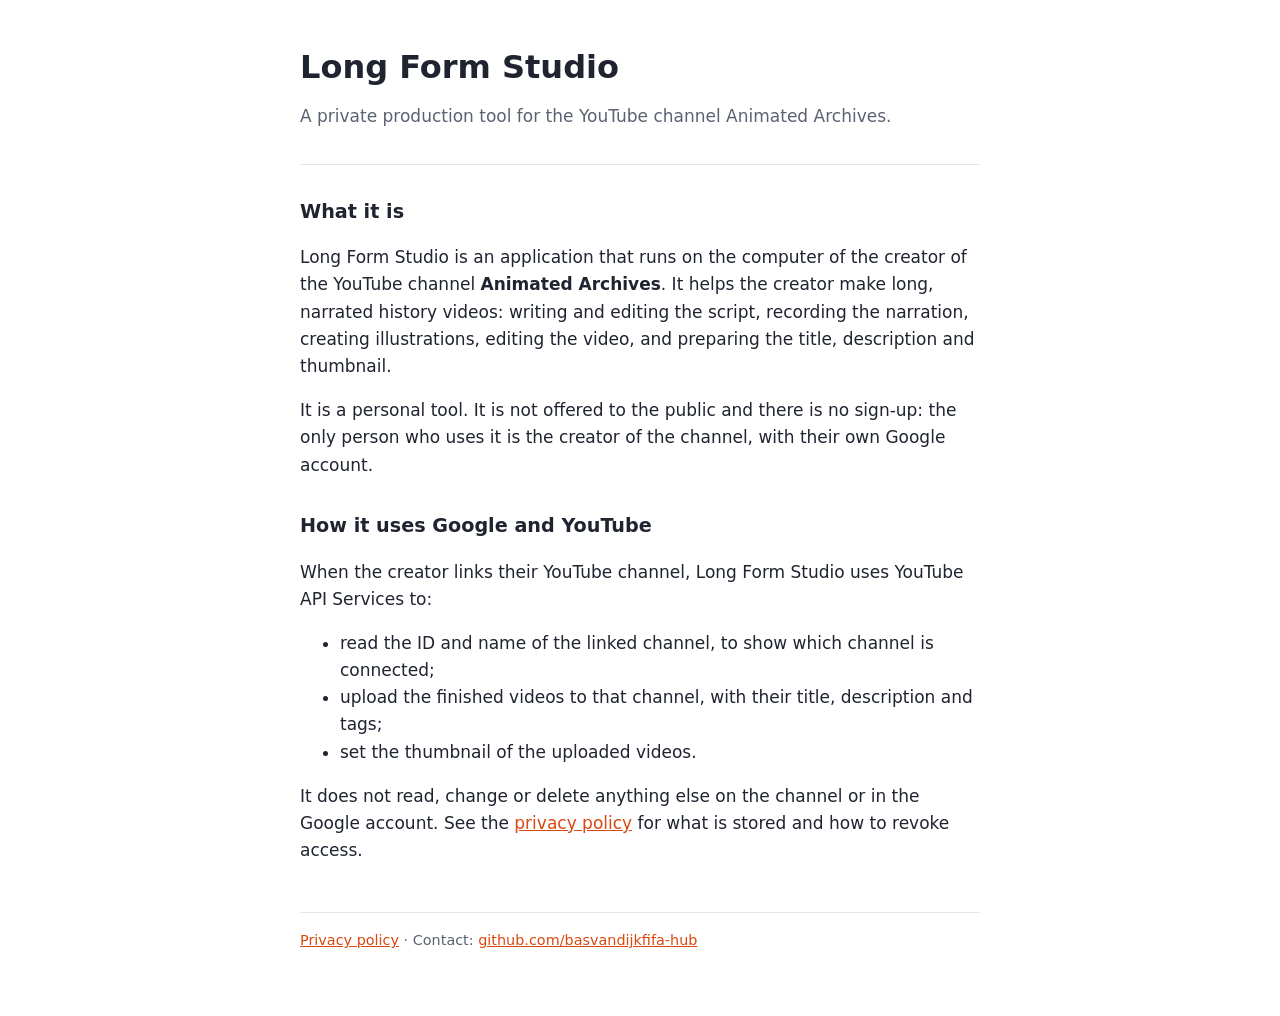
<file: index.html>
<!doctype html>
<html lang="en">
  <head>
    <meta charset="utf-8" />
    <meta name="viewport" content="width=device-width, initial-scale=1" />
    <title>Long Form Studio</title>
    <meta name="description" content="Long Form Studio is a private production tool for the YouTube channel Animated Archives." />
    <link rel="stylesheet" href="style.css" />
  </head>
  <body>
    <main>
      <header>
        <h1>Long Form Studio</h1>
        <p class="muted">A private production tool for the YouTube channel Animated Archives.</p>
      </header>

      <h2>What it is</h2>
      <p>
        Long Form Studio is an application that runs on the computer of the creator of the YouTube channel
        <strong>Animated Archives</strong>. It helps the creator make long, narrated history videos: writing and
        editing the script, recording the narration, creating illustrations, editing the video, and preparing the
        title, description and thumbnail.
      </p>
      <p>
        It is a personal tool. It is not offered to the public and there is no sign-up: the only person who uses it is
        the creator of the channel, with their own Google account.
      </p>

      <h2>How it uses Google and YouTube</h2>
      <p>
        When the creator links their YouTube channel, Long Form Studio uses YouTube API Services to:
      </p>
      <ul>
        <li>read the ID and name of the linked channel, to show which channel is connected;</li>
        <li>upload the finished videos to that channel, with their title, description and tags;</li>
        <li>set the thumbnail of the uploaded videos.</li>
      </ul>
      <p>
        It does not read, change or delete anything else on the channel or in the Google account. See the
        <a href="privacy.html">privacy policy</a> for what is stored and how to revoke access.
      </p>

      <footer>
        <a href="privacy.html">Privacy policy</a> ·
        Contact: <a href="https://github.com/basvandijkfifa-hub">github.com/basvandijkfifa-hub</a>
      </footer>
    </main>
  </body>
</html>
</file>
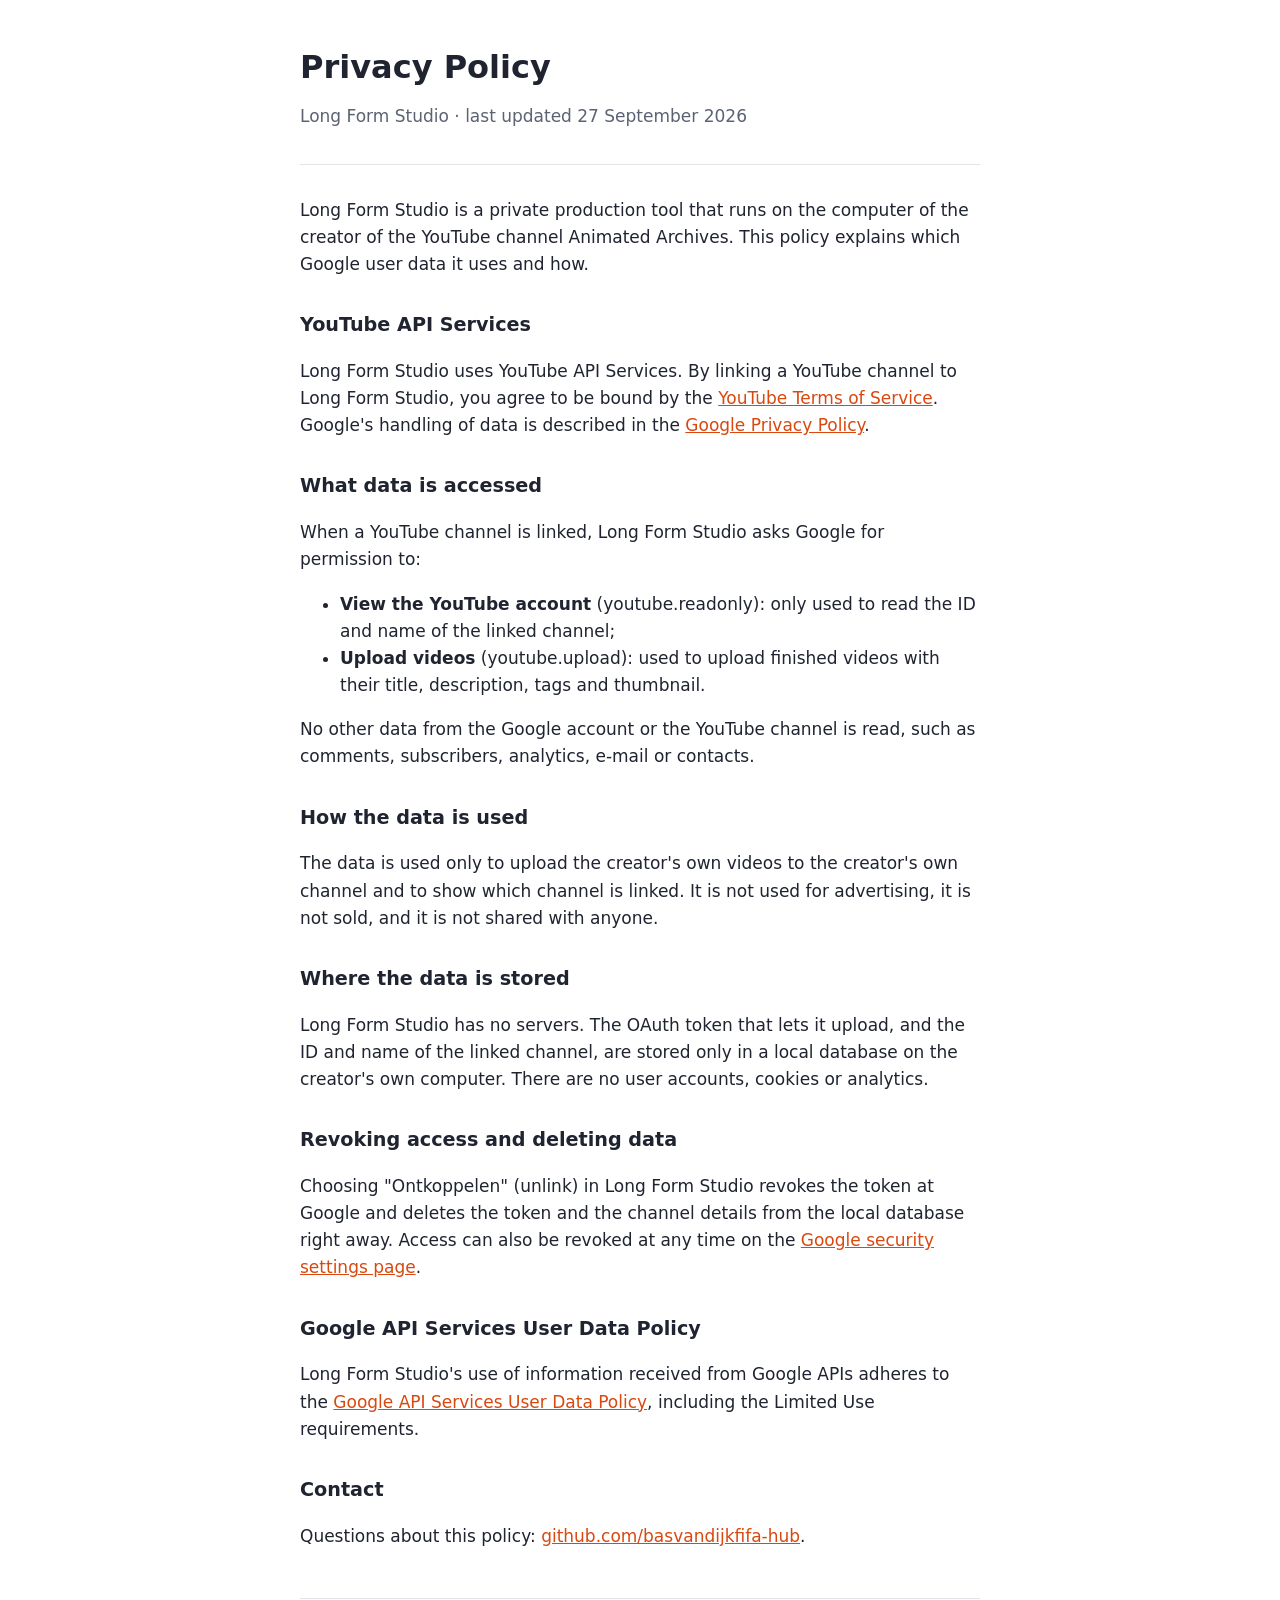
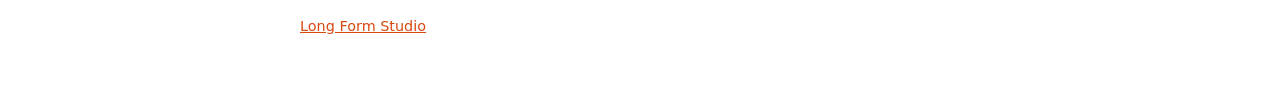
<file: privacy.html>
<!doctype html>
<html lang="en">
  <head>
    <meta charset="utf-8" />
    <meta name="viewport" content="width=device-width, initial-scale=1" />
    <title>Privacy Policy</title>
    <meta name="description" content="Privacy policy of Long Form Studio." />
    <link rel="stylesheet" href="style.css" />
  </head>
  <body>
    <main>
      <header>
        <h1>Privacy Policy</h1>
        <p class="muted">Long Form Studio · last updated 27 September 2026</p>
      </header>

      <p>
        Long Form Studio is a private production tool that runs on the computer of the creator of the YouTube channel
        Animated Archives. This policy explains which Google user data it uses and how.
      </p>

      <h2>YouTube API Services</h2>
      <p>
        Long Form Studio uses YouTube API Services. By linking a YouTube channel to Long Form Studio, you agree to be
        bound by the <a href="https://www.youtube.com/t/terms">YouTube Terms of Service</a>. Google's handling of data
        is described in the <a href="https://policies.google.com/privacy">Google Privacy Policy</a>.
      </p>

      <h2>What data is accessed</h2>
      <p>When a YouTube channel is linked, Long Form Studio asks Google for permission to:</p>
      <ul>
        <li>
          <strong>View the YouTube account</strong> (youtube.readonly): only used to read the ID and name of the linked
          channel;
        </li>
        <li>
          <strong>Upload videos</strong> (youtube.upload): used to upload finished videos with their title,
          description, tags and thumbnail.
        </li>
      </ul>
      <p>
        No other data from the Google account or the YouTube channel is read, such as comments, subscribers, analytics,
        e-mail or contacts.
      </p>

      <h2>How the data is used</h2>
      <p>
        The data is used only to upload the creator's own videos to the creator's own channel and to show which channel
        is linked. It is not used for advertising, it is not sold, and it is not shared with anyone.
      </p>

      <h2>Where the data is stored</h2>
      <p>
        Long Form Studio has no servers. The OAuth token that lets it upload, and the ID and name of the linked channel,
        are stored only in a local database on the creator's own computer. There are no user accounts, cookies or
        analytics.
      </p>

      <h2>Revoking access and deleting data</h2>
      <p>
        Choosing "Ontkoppelen" (unlink) in Long Form Studio revokes the token at Google and deletes the token and the
        channel details from the local database right away. Access can also be revoked at any time on the
        <a href="https://security.google.com/settings/security/permissions">Google security settings page</a>.
      </p>

      <h2>Google API Services User Data Policy</h2>
      <p>
        Long Form Studio's use of information received from Google APIs adheres to the
        <a href="https://developers.google.com/terms/api-services-user-data-policy">Google API Services User Data Policy</a>,
        including the Limited Use requirements.
      </p>

      <h2>Contact</h2>
      <p>
        Questions about this policy: <a href="https://github.com/basvandijkfifa-hub">github.com/basvandijkfifa-hub</a>.
      </p>

      <footer><a href="index.html">Long Form Studio</a></footer>
    </main>
  </body>
</html>
</file>
<file: style.css>
:root {
  --bg: #ffffff;
  --text: #1f2430;
  --muted: #5b6272;
  --accent: #d9480f;
  --border: #e3e5ea;
}

@media (prefers-color-scheme: dark) {
  :root {
    --bg: #11141a;
    --text: #e6e8ec;
    --muted: #a0a7b4;
    --accent: #ff8a4c;
    --border: #2a2f3a;
  }
}

* {
  box-sizing: border-box;
}

body {
  margin: 0;
  background: var(--bg);
  color: var(--text);
  font: 17px/1.6 system-ui, -apple-system, "Segoe UI", Roboto, sans-serif;
}

main {
  max-width: 720px;
  margin: 0 auto;
  padding: 48px 20px 64px;
}

header {
  border-bottom: 1px solid var(--border);
  margin-bottom: 32px;
  padding-bottom: 16px;
}

h1 {
  font-size: 2rem;
  line-height: 1.2;
  margin: 0 0 8px;
}

h2 {
  font-size: 1.2rem;
  margin: 32px 0 8px;
}

p,
li {
  color: var(--text);
}

.muted {
  color: var(--muted);
}

a {
  color: var(--accent);
}

footer {
  border-top: 1px solid var(--border);
  margin-top: 48px;
  padding-top: 16px;
  font-size: 0.9rem;
  color: var(--muted);
}
</file>
